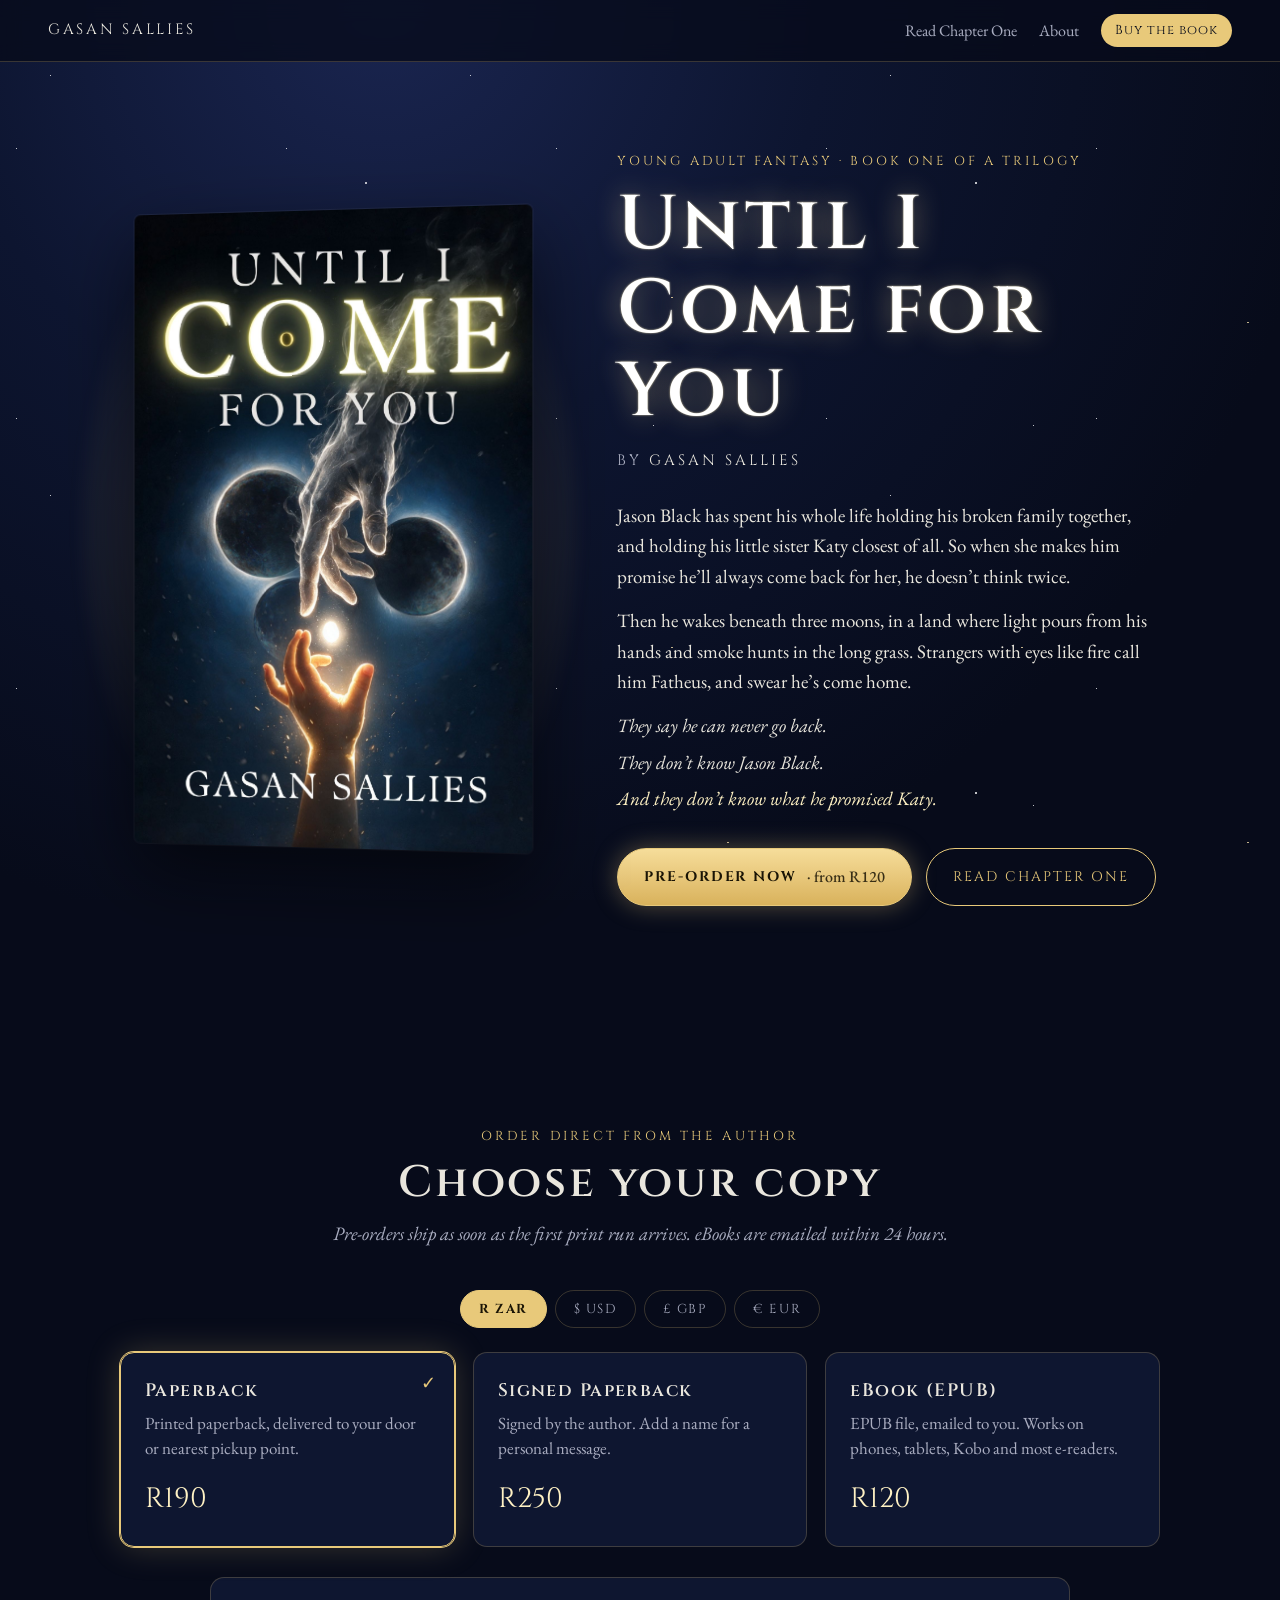
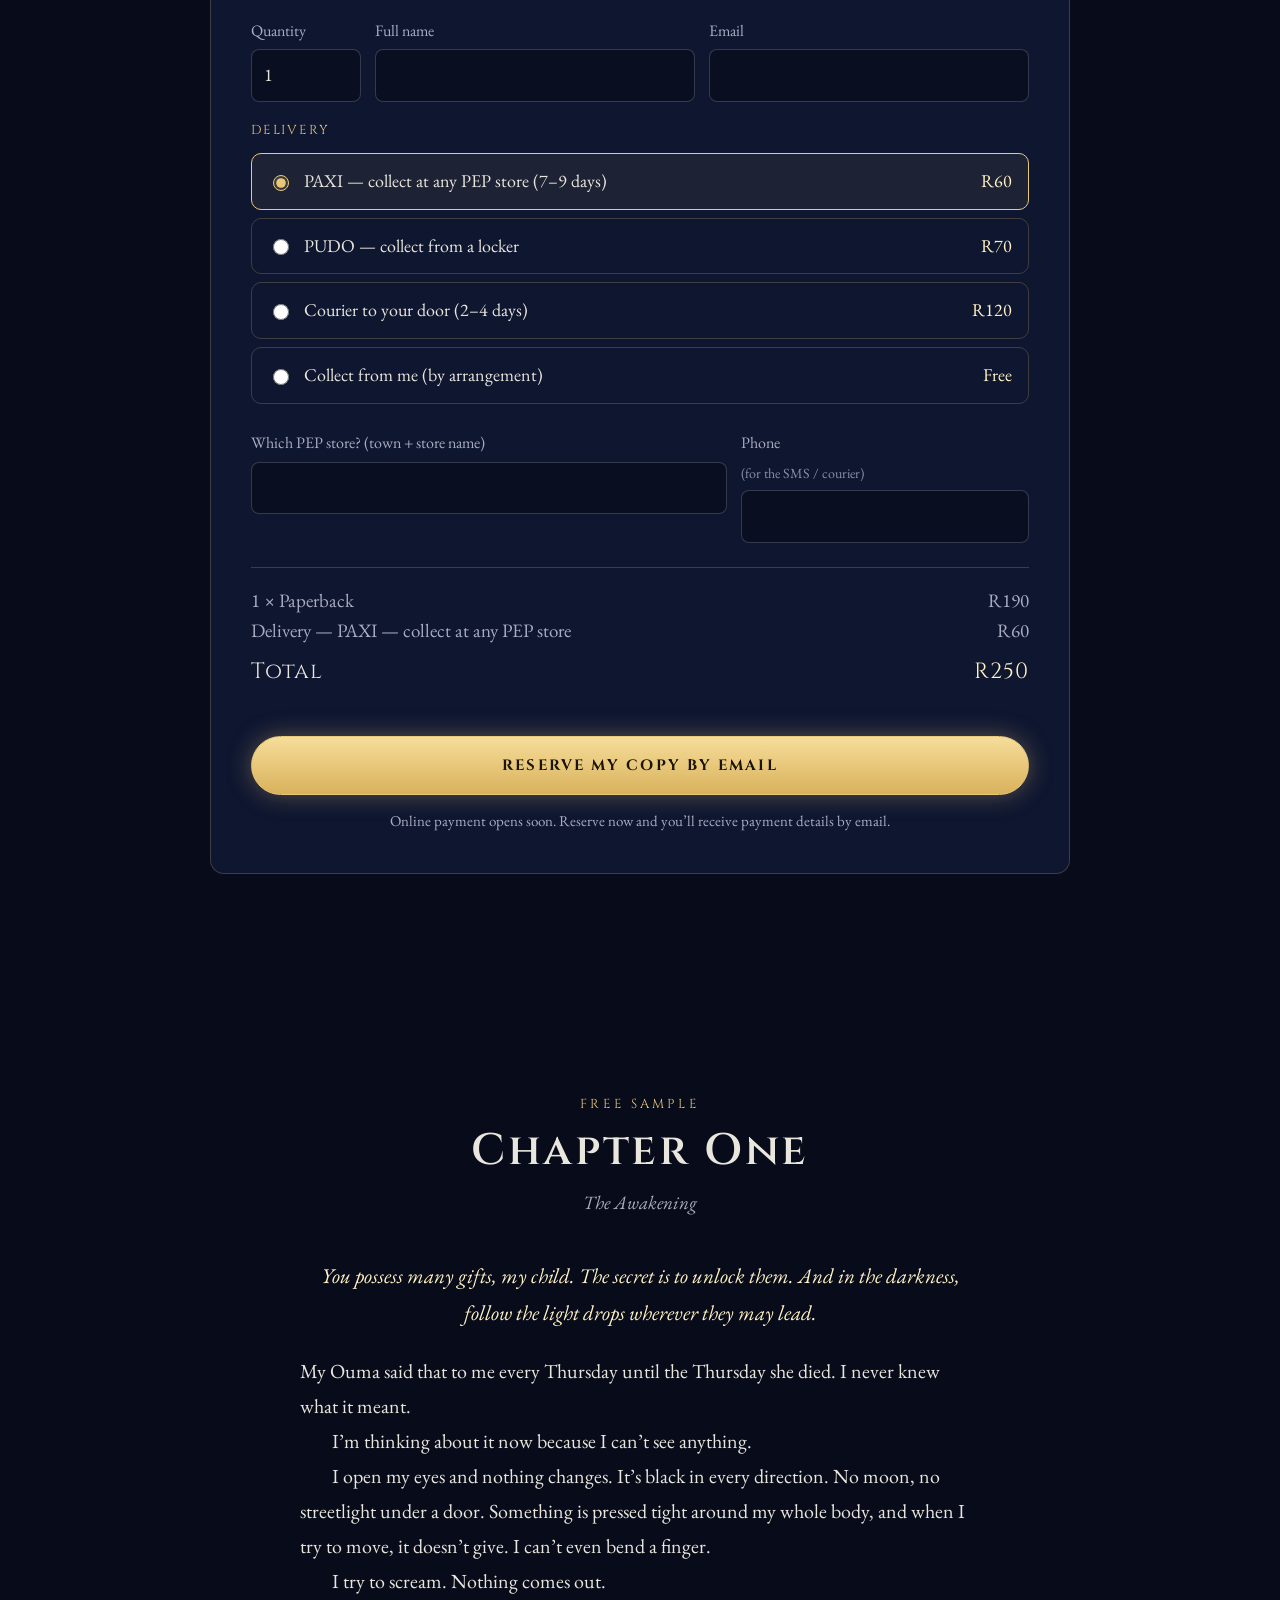
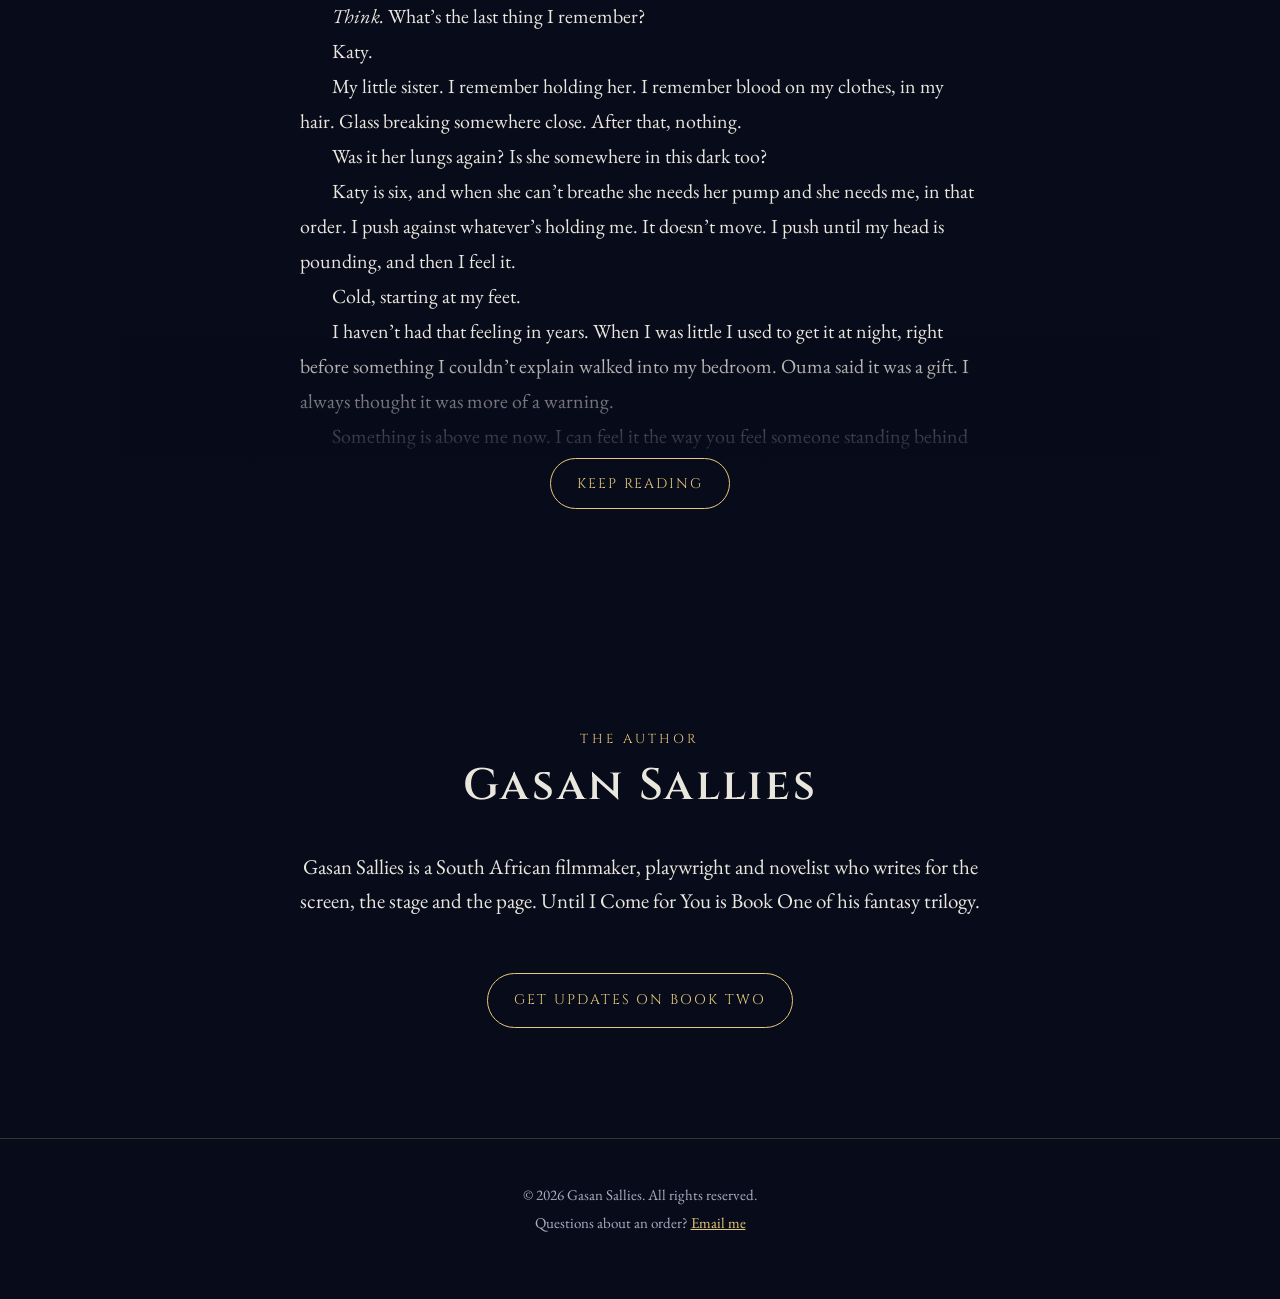
<file: index.html>
<!doctype html>
<html lang="en">
<head>
<meta charset="utf-8">
<meta name="viewport" content="width=device-width, initial-scale=1">
<title>Until I Come for You · Gasan Sallies</title>
<meta name="description" content="Until I Come for You, a YA fantasy novel by Gasan Sallies. Book One of a trilogy. Order your copy direct from the author.">
<meta property="og:title" content="Until I Come for You · Gasan Sallies">
<meta property="og:description" content="He promised he'd always come back for her. Then he woke beneath three moons. Order direct from the author.">
<meta property="og:image" content="images/cover.jpg">
<meta property="og:type" content="book">
<link rel="icon" href="images/cover.jpg">
<link rel="preconnect" href="https://fonts.googleapis.com">
<link rel="preconnect" href="https://fonts.gstatic.com" crossorigin>
<link href="https://fonts.googleapis.com/css2?family=Cinzel:wght@400;600;700&family=EB+Garamond:ital,wght@0,400;0,500;1,400&display=swap" rel="stylesheet">
<link rel="stylesheet" href="style.css">
</head>
<body>
<div class="sky" aria-hidden="true"></div>

<header class="nav">
  <a class="brand" href="#top" data-text="author">Gasan Sallies</a>
  <nav>
    <a href="#read">Read Chapter One</a>
    <a href="#about">About</a>
    <a class="nav-buy" href="#buy">Buy the book</a>
  </nav>
</header>

<main id="top">
  <!-- HERO -->
  <section class="hero">
    <div class="cover-wrap">
      <div class="moon-ring" aria-hidden="true"></div>
      <img class="cover" data-cover src="images/cover.jpg" alt="Cover of Until I Come for You by Gasan Sallies">
    </div>
    <div class="hero-text">
      <p class="eyebrow"><span data-text="genre"></span> · <span data-text="series"></span></p>
      <h1 data-text="title">Until I Come for You</h1>
      <p class="byline">by <span data-text="author"></span></p>
      <div class="blurb" data-blurb></div>
      <div class="hero-cta">
        <a class="btn btn-gold" href="#buy"><span data-text="status">Pre-order now</span> <span class="from" data-from></span></a>
        <a class="btn btn-ghost" href="#read">Read Chapter One</a>
      </div>
    </div>
  </section>

  <!-- PRAISE (hidden if empty) -->
  <section class="praise" data-praise hidden></section>

  <!-- BUY -->
  <section class="buy" id="buy">
    <div class="section-head">
      <p class="eyebrow">Order direct from the author</p>
      <h2>Choose your copy</h2>
      <p class="note" data-text="shippingNote"></p>
    </div>

    <div class="currency" data-currency role="radiogroup" aria-label="Currency"></div>

    <div class="formats" data-formats role="radiogroup" aria-label="Book format"></div>

    <form class="order" data-order novalidate>
      <div class="amazon-box" data-amazon hidden>
        <p>Outside South Africa, this edition is printed and shipped by Amazon, which is faster and cheaper for you.</p>
        <a class="btn btn-gold" data-amazon-link href="#" target="_blank" rel="noopener">Buy on Amazon</a>
      </div>

      <div data-direct>
      <div class="row">
        <label class="field qty">Quantity
          <input type="number" name="qty" min="1" max="20" value="1" inputmode="numeric">
        </label>
        <label class="field">Full name
          <input type="text" name="name" autocomplete="name" required>
        </label>
        <label class="field">Email
          <input type="email" name="email" autocomplete="email" required>
        </label>
      </div>

      <div data-inscription hidden>
        <label class="field">Who should the book be signed for? <small>(optional)</small>
          <input type="text" name="inscription" maxlength="80" placeholder="e.g. For Amina">
        </label>
      </div>

      <fieldset class="choices" data-delivery hidden>
        <legend>Delivery</legend>
        <div data-delivery-list></div>
      </fieldset>

      <div data-pickup hidden>
        <div class="row">
          <label class="field wide"><span data-pickup-label>Pickup point</span>
            <input type="text" name="pickup">
          </label>
          <label class="field">Phone <small>(for the SMS / courier)</small>
            <input type="tel" name="phone2" autocomplete="tel">
          </label>
        </div>
      </div>

      <div data-address hidden>
        <div class="row">
          <label class="field">Phone <small>(for the courier)</small>
            <input type="tel" name="phone" autocomplete="tel">
          </label>
          <label class="field wide">Street address
            <input type="text" name="street" autocomplete="street-address">
          </label>
        </div>
        <div class="row">
          <label class="field">Suburb
            <input type="text" name="suburb">
          </label>
          <label class="field">City
            <input type="text" name="city" autocomplete="address-level2">
          </label>
          <label class="field">Postal code
            <input type="text" name="postal" autocomplete="postal-code" inputmode="numeric">
          </label>
        </div>
      </div>
      <p class="hint" data-intl-hint hidden>PayPal will ask for your delivery address at checkout.</p>

      <div class="summary" data-summary></div>
      <p class="error" data-error role="alert"></p>

      <button class="btn btn-gold btn-pay" type="submit" data-pay>Continue to payment</button>
      <p class="secure" data-secure></p>
      </div>
    </form>
  </section>

  <!-- CHAPTER ONE -->
  <section class="read" id="read">
    <div class="section-head">
      <p class="eyebrow">Free sample</p>
      <h2>Chapter One</h2>
      <p class="chapter-sub">The Awakening</p>
    </div>
    <article class="chapter" data-chapter>
      <!-- CHAPTER-ONE-START -->
<p class="epigraph"><em>You possess many gifts, my child. The secret is to unlock them. And in the darkness, follow the light drops wherever they may lead.</em></p>
<p>My Ouma said that to me every Thursday until the Thursday she died. I never knew what it meant.</p>
<p>I’m thinking about it now because I can’t see anything.</p>
<p>I open my eyes and nothing changes. It’s black in every direction. No moon, no streetlight under a door. Something is pressed tight around my whole body, and when I try to move, it doesn’t give. I can’t even bend a finger.</p>
<p>I try to scream. Nothing comes out.</p>
<p><em>Think.</em> What’s the last thing I remember?</p>
<p>Katy.</p>
<p>My little sister. I remember holding her. I remember blood on my clothes, in my hair. Glass breaking somewhere close. After that, nothing.</p>
<p>Was it her lungs again? Is she somewhere in this dark too?</p>
<p>Katy is six, and when she can’t breathe she needs her pump and she needs me, in that order. I push against whatever’s holding me. It doesn’t move. I push until my head is pounding, and then I feel it.</p>
<p>Cold, starting at my feet.</p>
<p>I haven’t had that feeling in years. When I was little I used to get it at night, right before something I couldn’t explain walked into my bedroom. Ouma said it was a gift. I always thought it was more of a warning.</p>
<p>Something is above me now. I can feel it the way you feel someone standing behind your chair. The ground shakes. Wind comes in from somewhere.</p>
<p>“Fatheus.”</p>
<p>Pain cracks down my back. A strip of grey light opens above my face. I’m inside something, some kind of cocoon, and someone’s tearing it open.</p>
<p>A shape pours through the gap. Black smoke with a face in it.</p>
<p>It grabs my throat.</p>
<p>Its eyes are red. Its breath smells like a fire somebody put out with dirt.</p>
<p>“Fatheus,” it says. “You have something that was never meant for you. I’ll have it back. Sooner than you think.”</p>
<p>I want to tell it that it’s got the wrong person, that my name is Jason and I need to find my sister. Its fingers are closing and I can’t get any air.</p>
<p>It pulls my face close and breathes into my mouth.</p>
<p>Smoke goes down my throat before I can stop it, thick and warm, and my head goes fuzzy. Something in my blood turns over, making room.</p>
<p><em>BANG.</em></p>
<p>Light explodes beside us. The smoke-thing shrieks and blows apart. My body drops. Through the blur I see the smoke pull itself back together and go for someone I can’t see.</p>
<p><em>BANG.</em></p>
<p>Gone again.</p>
<p>A second shape comes towards me. This one looks like a person. That’s all I get before the dark closes back over my eyes.</p>
<p class="break">✦ ✦ ✦</p>
<p>I know this afternoon. It happened three weeks ago, and I’m living it again, the way you do in dreams.</p>
<p>It’s drizzling outside Katy’s school. She comes running at me in her yellow raincoat, the one that’s two sizes too big because Mom says she’ll grow into it. Her hand finds mine without looking.</p>
<p>We walk. She stares up at me, grinning.</p>
<p>“No,” I say.</p>
<p>“I didn’t say anything.”</p>
<p>“You’re going to ask about the park.”</p>
<p>“I was going to ask about sharks,” she says. “Did you know a shark can smell one drop of blood in a whole swimming pool?”</p>
<p>“I did not know that.”</p>
<p>“Well, they can.” A few steps. “And the park.”</p>
<p>The park is halfway home. I usually let her play for ten minutes before we go in. Not in the rain, though, and not with her chest. Mom would kill me, and then she’d kill me again for good measure.</p>
<p>“It’s wet, Katy. Everything’s slippery.”</p>
<p>“Ag, it’s drizzling. That’s not raining. That’s just air that’s trying.”</p>
<p>“That doesn’t even make sense.”</p>
<p>“Five minutes.” She stops at the gate and gives me the face. Big eyes, bottom lip. She learned it from a cat video and she has never once lost with it.</p>
<p>“Five minutes,” I say. “And you stay off the high bars.”</p>
<p>She’s gone before I finish, school bag dropped straight in a puddle. I pick it up and try to wipe the mud off with my sleeve, which only spreads it around.</p>
<p>My phone buzzes. Mom.</p>
<p>“Where are you?”</p>
<p>“Almost home.”</p>
<p>“What’s taking so long? Ag, Jason, it’s raining—”</p>
<p>“Drizzling,” I say, and hang up before she can tell me what drizzling does to Katy’s lungs.</p>
<p>When I look up, the jungle gym is empty.</p>
<p>“Katy?”</p>
<p>I find her behind the slide, bent over, hands on her knees. The sound she’s making isn’t breathing. It’s a whistle.</p>
<p>I’m already unzipping her bag. I drop to my knees in the wet sand and put the pump to her mouth.</p>
<p>“Breathe. Come on.”</p>
<p>She pulls in the spray and grabs my jacket in both fists.</p>
<p>“One more.”</p>
<p>The second one opens her up. I can feel it through my hands on her back, the knot under her ribs letting go. I rub slow circles between her shoulder blades until she stops shaking.</p>
<p>“You weren’t on the high bars,” I say.</p>
<p>“I was holding my breath,” she says into my jacket. “Under the slide. I wanted to see if I could do a whole minute. For when I learn to swim.”</p>
<p>I don’t say anything for a second, because if I do I’ll shout.</p>
<p>“You can’t do that. Not with your chest. Never.”</p>
<p>“Everybody else can.”</p>
<p>“You’re not everybody else.”</p>
<p>She pulls back and looks at me, and the look isn’t six years old at all.</p>
<p>“I know,” she says. “That’s the problem.”</p>
<p>I pick her up and carry her home, even though she’s too big for it and she tells me so the whole way.</p>
<p class="break">✦ ✦ ✦</p>
<p>“Katy!”</p>
<p>I sit up gasping.</p>
<p>Grass. I’m lying in grass, wet with something that isn’t quite dew. I’m naked. The sky is pale and there’s no sun in it, and the field goes on until it stops being a field and is just distance.</p>
<p>The cocoon is gone. So is the smoke-thing.</p>
<p>When I stand up, I see the cord.</p>
<p>A black tube comes out of my belly button. It runs across the grass and goes into the ground a few metres away. I grab it and pull. It isn’t stuck on. It’s growing out of me.</p>
<p>The ground shakes. The cord starts sliding into the earth, dragging me with it, and then it rips out of me.</p>
<p>I slap my hand over my stomach. Under my palm, the skin closes. When I look, there’s nothing there at all.</p>
<p>“Okay,” I say to nobody. “Okay. Sure.”</p>
<p>There are clothes folded on the grass a few steps away. Black trousers and a black top, each with one red stripe down the right side, and plain black shoes with no laces. The fabric is cool and weirdly smooth. I put them on because I don’t have a better idea.</p>
<p>“Fatheus.”</p>
<p>I spin around.</p>
<p>A girl is standing behind me. My age, maybe. Long black hair, really pale skin. She’s dressed like me.</p>
<p>Her eyes are gold. Actually gold, lit from inside, like a flame behind glass.</p>
<p>“My name’s Jason,” I say. “Where’s my sister?”</p>
<p>“You need not worry,” she says. “Everything you want to know will reveal itself. You only need patience.”</p>
<p>“I don’t have patience. I have a six-year-old with asthma who couldn’t breathe the last time I saw her.”</p>
<p>The girl doesn’t answer. She walks past me.</p>
<p>I grab her arm, and she flinches.</p>
<p>There’s a hole burned in her sleeve. The skin underneath is black, the same black as the smoke. She’s the one who fought it off me.</p>
<p>I let go.</p>
<p>“Sorry,” I say. “Thank you. For back there.”</p>
<p>Something moves across her face, too fast to read. She covers the burn with her hand and keeps walking, and I follow her, because the other choice is standing alone in a field that doesn’t end.</p>
<p>“What was that thing?”</p>
<p>“Something that eats light,” she says. “It shouldn’t have found you this fast.”</p>
<p>“I don’t have any light.”</p>
<p>She doesn’t answer that.</p>
<p>“It kept calling me Fatheus. I’m not him.”</p>
<p>She stops so suddenly I nearly walk into her. She turns, and her gold eyes are an inch from mine.</p>
<p>“Do you have any idea,” she says quietly, “how much harder you’ve just made everything?”</p>
<p>Then she looks away. I don’t think it’s me she’s angry at. Or not only me.</p>
<p>“We have to go in,” she says. “We’re here.”</p>
<p>“Here” is more grass.</p>
<p>“Your eyes aren’t open yet,” she says. “Close them. Then open them properly. The way you did when you were small.”</p>
<p>I don’t ask how she knows about when I was small. I close my eyes.</p>
<p>I think about Katy, because that’s where my head always goes. Katy under the slide. Katy in her raincoat. Then the picture changes on its own. Katy running and crying my name. A long road at night. Katy on the tar. Me next to her, covered in blood.</p>
<p>That isn’t my thought. It came from somewhere else, like a hand on the back of my head, pushing.</p>
<p>I open my eyes, and a black leaf drifts down and lands in my palm.</p>
<p>It’s shaped like a normal leaf, stem and veins and the little saw-teeth along the edge, except it’s black all the way through. The breeze lifts it off my hand and it comes apart into ash.</p>
<p>“Better,” the girl says.</p>
<p>I look up.</p>
<p>There’s a tree. It wasn’t there a second ago. It’s so tall that clouds catch in its branches, and every leaf on it is black. The girl walks to its trunk and lays her right hand flat against it.</p>
<p>The bark moves. Plates of it slide over each other and pull apart into a doorway. Black marble steps push up out of the ground beneath it, one at a time.</p>
<p>She goes in. I go after her.</p>
<p class="break">✦ ✦ ✦</p>
<p>Inside, it’s dark until she lifts her hand.</p>
<p>A speck of blue light sits in her palm. It floats up and bursts into a thousand pieces that drift off and settle into torches, one after another, down both sides of a black staircase so long I can’t see the bottom.</p>
<p>We go down. At the bottom she presses her hand to a blank wall, and an archway opens in it, and we walk into a room so big it makes my chest feel small.</p>
<p>It’s round. The floor is black marble with a red symbol cut into the middle: an upside-down half-moon, and inside it three circles, a white one and a black one side by side and a grey one above them, joined by thin red lines. A single chair stands in the centre.</p>
<p>And the walls are books.</p>
<p>I mean that. There aren’t walls with books on them. The shelves curve all the way round and climb until I lose them in the dark. Millions of books, maybe more. Every spine black, every spine stamped with the same red symbol.</p>
<p>“Wait here,” the girl says. “Don’t touch anything.”</p>
<p>She puts her hand on the far shelves, and a gap opens, and she goes through it, and it closes behind her.</p>
<p>I last about ten seconds.</p>
<p>I pull a book off the nearest shelf. Black cover, the symbol, nothing else. I open it, and dizziness hits me like I’ve stood up too fast.</p>
<p>The first page is black. On the second, in silver letters, there’s a name.</p>
<p>Emily Stone.</p>
<p>Under it, a year. 1976. Next to it, where another year should be, there’s nothing. But it’s a weird kind of nothing, like a window with the curtain drawn. When I try to look at it straight, my eyes slide off.</p>
<p>A name. The year she was born.</p>
<p>And the other year, already there behind the curtain. Just not for me.</p>
<p>I look up at the shelves going up forever.</p>
<p>Somewhere in here there’s a book that says Katy Black.</p>
<p>I put Emily Stone back and pull out the next one. Thabo Nkosi, 2011. The next. Aiko Tanaka, 1958. My head is pounding. Every book I open, the dizziness gets worse, like they’re taking something out of me in exchange. I go along the shelf anyway. Marcus. Linh. Pieter. Fatima. My nose is wet. I wipe it and my hand comes away red.</p>
<p>Black, Black, Katy Black—</p>
<p>A drop of blood falls on a page. Then another. When I blink, everything’s red, and I reach for the next book.</p>
<p>“No!”</p>
<p>I hit the floor on my back, hard, and the book skids away across the marble. The girl’s face is over mine. She’s holding my cheeks in both hands, her fingers white against my skin.</p>
<p>“Fatheus. Look at me.”</p>
<p>I can feel my body getting further away, like a balloon somebody’s let go of.</p>
<p>“Jason,” she says. “Jason.”</p>
<p>My name. Something in me holds on to it.</p>
<p>“You were looking for her book,” she says.</p>
<p>I want to say yes. My mouth won’t work.</p>
<p>“Then you’ll have to stay alive to find out why you can’t,” she says.</p>
<p>The last thing I see is gold.</p>
      <!-- CHAPTER-ONE-END -->
    </article>
    <div class="chapter-fade" data-chapter-fade>
      <button class="btn btn-ghost" type="button" data-keep-reading>Keep reading</button>
    </div>
    <div class="chapter-end" data-chapter-end hidden>
      <p>Want to know what happens to Jason?</p>
      <a class="btn btn-gold" href="#buy">Get the book</a>
    </div>
  </section>

  <!-- ABOUT -->
  <section class="about" id="about">
    <div class="section-head">
      <p class="eyebrow">The author</p>
      <h2 data-text="author">Gasan Sallies</h2>
    </div>
    <p class="about-text" data-text="aboutAuthor"></p>
    <div class="links" data-links></div>
    <a class="btn btn-ghost" data-mailing href="#">Get updates on Book Two</a>
  </section>
</main>

<footer class="foot">
  <p>© <span data-year></span> <span data-text="author"></span>. All rights reserved.</p>
  <p>Questions about an order? <a data-contact href="#">Email me</a></p>
</footer>

<script src="settings.js"></script>
<script src="app.js"></script>
</body>
</html>
</file>
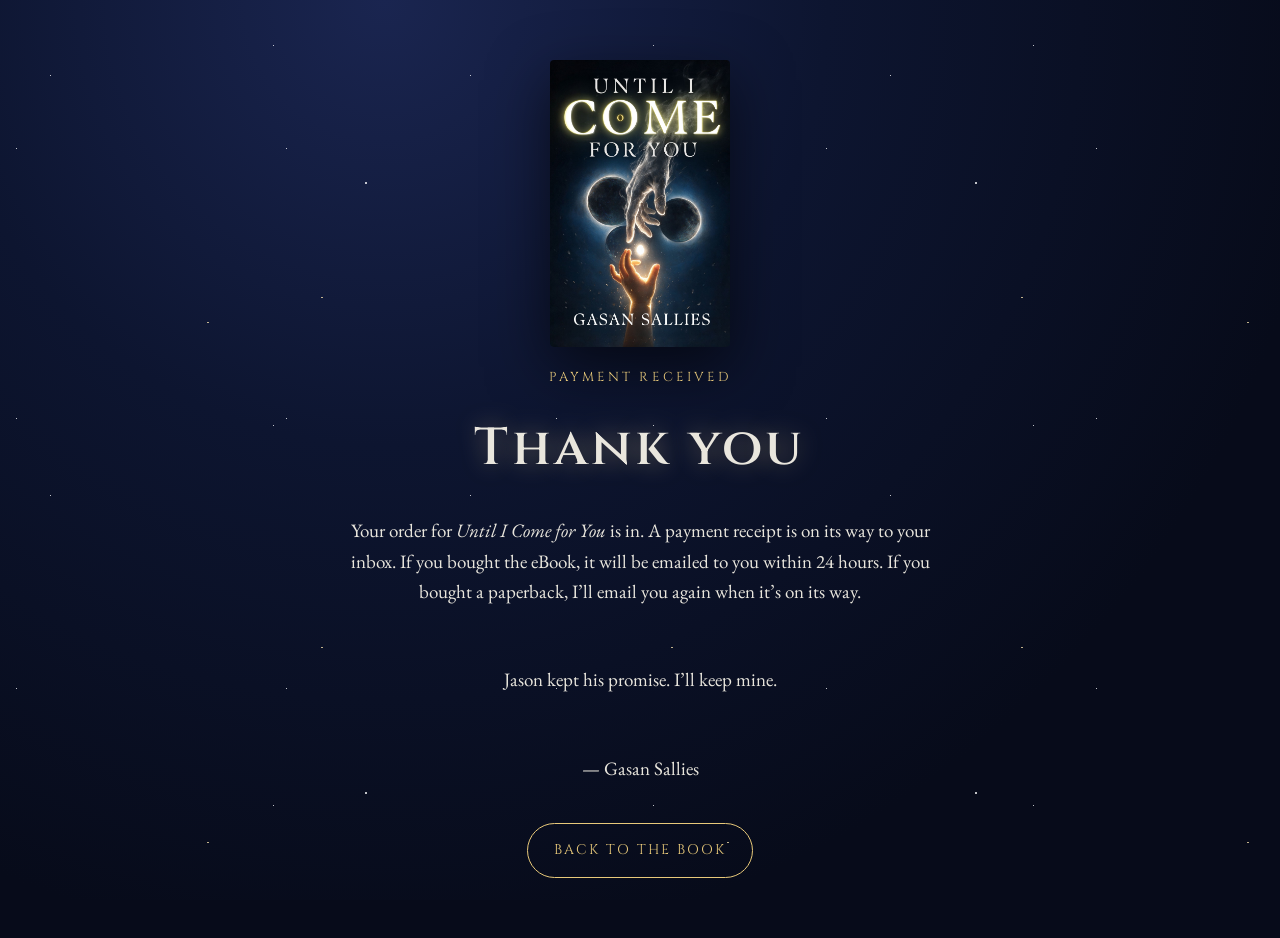
<file: thanks.html>
<!doctype html>
<html lang="en">
<head>
<meta charset="utf-8">
<meta name="viewport" content="width=device-width, initial-scale=1">
<title>Thank you · Until I Come for You</title>
<meta name="robots" content="noindex">
<link rel="icon" href="images/cover.jpg">
<link rel="preconnect" href="https://fonts.googleapis.com">
<link rel="preconnect" href="https://fonts.gstatic.com" crossorigin>
<link href="https://fonts.googleapis.com/css2?family=Cinzel:wght@400;600;700&family=EB+Garamond:ital,wght@0,400;0,500;1,400&display=swap" rel="stylesheet">
<link rel="stylesheet" href="style.css">
</head>
<body>
<div class="sky" aria-hidden="true"></div>
<main class="thanks">
  <img data-cover src="images/cover.jpg" alt="Cover of Until I Come for You">
  <p class="eyebrow">Payment received</p>
  <h1>Thank you</h1>
  <p>Your order for <em data-text="title">Until I Come for You</em> is in. A payment receipt is on its way to your inbox. If you bought the eBook, it will be emailed to you within 24 hours. If you bought a paperback, I’ll email you again when it’s on its way.</p>
  <p>Jason kept his promise. I’ll keep mine.</p>
  <p>— <span data-text="author">Gasan Sallies</span></p>
  <a class="btn btn-ghost" href="index.html">Back to the book</a>
</main>
<script src="settings.js"></script>
<script>
  (function(){var S=typeof SITE!=="undefined"?SITE:{};
  document.querySelectorAll("[data-text]").forEach(function(el){var v=S[el.getAttribute("data-text")];if(v)el.textContent=v;});
  document.querySelectorAll("[data-cover]").forEach(function(i){if(S.coverImage)i.src=S.coverImage;});})();
</script>
</body>
</html>
</file>
<file: style.css>
:root{
  --night:#070b1a;
  --navy:#0d1530;
  --panel:rgba(18,27,58,.72);
  --line:rgba(232,201,122,.22);
  --gold:#e8c97a;
  --gold-hot:#fff2c4;
  --ember:#f0a64a;
  --text:#e9e6dd;
  --muted:#a9adc0;
  --error:#ff8f7a;
  --radius:14px;
  --display:"Cinzel", "Trajan Pro", Georgia, serif;
  --body:"EB Garamond", Georgia, "Times New Roman", serif;
}
*{box-sizing:border-box}
html{scroll-behavior:smooth}
body{
  margin:0;min-height:100vh;color:var(--text);font-family:var(--body);font-size:19px;line-height:1.6;
  background:radial-gradient(ellipse at 30% 0%, #1a2550 0%, var(--navy) 35%, var(--night) 75%) fixed, var(--night);
  -webkit-font-smoothing:antialiased;overflow-x:hidden;
}
img{max-width:100%;display:block}
a{color:var(--gold)}
[hidden]{display:none!important}

/* starfield */
.sky{position:fixed;inset:0;pointer-events:none;z-index:-1;opacity:.75;
  background-image:
    radial-gradient(1px 1px at 12% 18%, #fff 50%, transparent 51%),
    radial-gradient(1px 1px at 72% 12%, #fff 50%, transparent 51%),
    radial-gradient(1.5px 1.5px at 40% 62%, #ffe9b0 50%, transparent 51%),
    radial-gradient(1px 1px at 85% 48%, #fff 50%, transparent 51%),
    radial-gradient(1px 1px at 25% 82%, #cfd8ff 50%, transparent 51%),
    radial-gradient(1.5px 1.5px at 60% 30%, #fff 50%, transparent 51%),
    radial-gradient(1px 1px at 92% 85%, #ffe9b0 50%, transparent 51%),
    radial-gradient(1px 1px at 6% 55%, #fff 50%, transparent 51%);
  background-size:420px 420px, 380px 380px, 520px 520px, 300px 300px, 460px 460px, 610px 610px, 350px 350px, 270px 270px;
  animation:twinkle 9s ease-in-out infinite alternate;
}
@keyframes twinkle{to{opacity:.4}}

/* nav */
.nav{position:sticky;top:0;z-index:10;display:flex;align-items:center;justify-content:space-between;gap:16px;
  padding:14px clamp(16px,4vw,48px);background:rgba(7,11,26,.78);backdrop-filter:blur(10px);border-bottom:1px solid var(--line)}
.brand{font-family:var(--display);letter-spacing:.18em;text-transform:uppercase;text-decoration:none;color:var(--text);font-size:15px;white-space:nowrap}
.nav nav{display:flex;gap:22px;align-items:center}
.nav nav a{color:var(--muted);text-decoration:none;font-size:16px}
.nav nav a:hover{color:var(--gold-hot)}
.nav .nav-buy{color:var(--night)!important;background:var(--gold);padding:6px 14px;border-radius:999px;font-family:var(--display);font-size:13px;letter-spacing:.08em}
@media (max-width:640px){.nav nav a:not(.nav-buy){display:none}}

main{max-width:1120px;margin:0 auto;padding:0 clamp(16px,4vw,40px)}
section{padding:clamp(56px,9vw,110px) 0}

.eyebrow{font-family:var(--display);font-size:13px;letter-spacing:.24em;text-transform:uppercase;color:var(--gold);margin:0 0 12px}
h1,h2{font-family:var(--display);font-weight:600;letter-spacing:.06em;margin:0;line-height:1.1}
h2{font-size:clamp(30px,4.5vw,44px)}

/* hero */
.hero{display:grid;grid-template-columns:minmax(260px,420px) 1fr;gap:clamp(36px,6vw,80px);align-items:center;padding-top:clamp(40px,7vw,90px)}
.cover-wrap{position:relative;justify-self:center;width:100%;max-width:400px}
.cover{position:relative;width:100%;border-radius:6px;box-shadow:0 30px 80px rgba(0,0,0,.6),0 0 0 1px rgba(255,255,255,.06);transform:perspective(1200px) rotateY(-6deg);transition:transform .6s ease}
.cover:hover{transform:perspective(1200px) rotateY(0)}
.moon-ring{position:absolute;inset:-12%;border-radius:50%;background:radial-gradient(circle, rgba(255,226,150,.28) 0%, rgba(255,226,150,.08) 40%, transparent 68%);filter:blur(8px);animation:breathe 6s ease-in-out infinite}
@keyframes breathe{50%{opacity:.6;transform:scale(1.04)}}
.hero h1{font-size:clamp(40px,6.4vw,76px);color:#fff;text-shadow:0 0 28px rgba(255,226,150,.45),0 0 2px rgba(255,242,196,.9)}
.byline{font-family:var(--display);letter-spacing:.2em;text-transform:uppercase;color:var(--muted);font-size:15px;margin:14px 0 28px}
.byline span{color:var(--text)}
.blurb p{margin:0 0 14px}
.blurb p:nth-child(n+3){font-style:italic;margin-bottom:6px}
.blurb p:last-child{color:var(--gold-hot);margin-bottom:0}
.hero-cta{display:flex;flex-wrap:wrap;gap:14px;margin-top:34px}
@media (max-width:820px){
  .hero{grid-template-columns:1fr;text-align:center}
  .cover-wrap{max-width:300px}
  .cover{transform:none}
  .hero-cta{justify-content:center}
}

/* buttons */
.btn{display:inline-flex;align-items:center;justify-content:center;gap:10px;font-family:var(--display);font-size:14px;letter-spacing:.14em;text-transform:uppercase;text-decoration:none;
  padding:15px 26px;border-radius:999px;border:1px solid var(--gold);cursor:pointer;transition:transform .15s ease, box-shadow .2s ease, background .2s ease}
.btn-gold{background:linear-gradient(180deg,#f6dd9a,#d9b25c);color:#1a1405;font-weight:700;box-shadow:0 0 24px rgba(232,201,122,.35)}
.btn-gold:hover{box-shadow:0 0 40px rgba(255,226,150,.6);transform:translateY(-1px)}
.btn-ghost{background:transparent;color:var(--gold)}
.btn-ghost:hover{background:rgba(232,201,122,.1)}
.btn[disabled]{opacity:.5;cursor:not-allowed;box-shadow:none;transform:none}
.from{font-family:var(--body);text-transform:none;letter-spacing:0;font-size:16px;font-weight:500;opacity:.85}

/* praise */
.praise{display:grid;gap:22px;grid-template-columns:repeat(auto-fit,minmax(240px,1fr));padding-top:0}
.praise figure{margin:0;padding:24px;border-left:2px solid var(--gold);background:var(--panel);border-radius:0 var(--radius) var(--radius) 0}
.praise blockquote{margin:0;font-style:italic;font-size:20px}
.praise figcaption{margin-top:10px;color:var(--muted);font-family:var(--display);font-size:12px;letter-spacing:.16em;text-transform:uppercase}

/* section heads */
.section-head{text-align:center;margin-bottom:40px}
.note,.chapter-sub{color:var(--muted);margin:12px 0 0;font-style:italic}

/* formats */
.formats{display:grid;gap:18px;grid-template-columns:repeat(auto-fit,minmax(230px,1fr));margin-bottom:30px}
.format{position:relative;text-align:left;background:var(--panel);border:1px solid var(--line);border-radius:var(--radius);padding:24px;color:var(--text);font:inherit;cursor:pointer;transition:border-color .2s, box-shadow .2s, transform .15s}
.format:hover:not([disabled]){border-color:rgba(232,201,122,.6);transform:translateY(-2px)}
.format[aria-checked="true"]{border-color:var(--gold);box-shadow:0 0 0 1px var(--gold),0 0 34px rgba(232,201,122,.22)}
.format[aria-checked="true"]::after{content:"✓";position:absolute;top:16px;right:18px;color:var(--gold);font-size:18px}
.format[disabled]{opacity:.55;cursor:not-allowed}
.format h3{font-family:var(--display);font-size:18px;letter-spacing:.08em;margin:0 0 6px;font-weight:600}
.format p{margin:0 0 16px;color:var(--muted);font-size:17px;line-height:1.45}
.format .price{font-family:var(--display);font-size:28px;color:var(--gold-hot)}
.format .soon{font-family:var(--display);font-size:13px;letter-spacing:.16em;text-transform:uppercase;color:var(--ember)}

/* currency picker */
.currency{display:flex;justify-content:center;flex-wrap:wrap;gap:8px;margin:0 0 24px}
.currency button{font-family:var(--display);font-size:13px;letter-spacing:.12em;color:var(--muted);background:transparent;border:1px solid var(--line);border-radius:999px;padding:9px 18px;cursor:pointer}
.currency button:hover{color:var(--gold-hot);border-color:rgba(232,201,122,.6)}
.currency button[aria-checked="true"]{color:#1a1405;background:var(--gold);border-color:var(--gold);font-weight:700}

/* delivery choices */
.choices{border:0;padding:0;margin:4px 0 18px}
.choices legend{font-family:var(--display);letter-spacing:.14em;text-transform:uppercase;font-size:13px;color:var(--gold);margin-bottom:12px;padding:0}
.choice{display:flex;align-items:center;gap:12px;padding:13px 16px;border:1px solid var(--line);border-radius:10px;cursor:pointer;margin-bottom:8px;font-size:18px}
.choice:has(input:checked){border-color:var(--gold);background:rgba(232,201,122,.07)}
.choice .cost{margin-left:auto;color:var(--gold-hot);white-space:nowrap}
.amazon-box{text-align:center;padding:10px 0}
.amazon-box p{color:var(--muted);font-style:italic;margin:0 0 20px}

/* order form */
.order{background:var(--panel);border:1px solid var(--line);border-radius:var(--radius);padding:clamp(20px,4vw,40px);max-width:860px;margin:0 auto}
.region{border:0;padding:0;margin:0 0 22px;display:flex;flex-wrap:wrap;gap:12px}
.region legend{font-family:var(--display);letter-spacing:.14em;text-transform:uppercase;font-size:13px;color:var(--gold);margin-bottom:12px;padding:0}
.region label{flex:1 1 220px;display:flex;align-items:center;gap:10px;flex-wrap:wrap;padding:14px 16px;border:1px solid var(--line);border-radius:10px;cursor:pointer}
.region label:has(input:checked){border-color:var(--gold);background:rgba(232,201,122,.07)}
.region small{color:var(--muted);width:100%;padding-left:26px;font-size:15px}
input[type=radio]{accent-color:var(--gold);width:16px;height:16px}
.row{display:flex;flex-wrap:wrap;gap:14px}
.field{flex:1 1 200px;display:flex;flex-direction:column;gap:6px;font-size:16px;color:var(--muted);margin-bottom:14px}
.field.qty{flex:0 0 110px}
.field.wide{flex:2 1 300px}
.field small{font-size:14px;opacity:.8}
.field input{font:inherit;font-size:18px;color:var(--text);background:rgba(7,11,26,.6);border:1px solid rgba(169,173,192,.28);border-radius:8px;padding:11px 12px;width:100%}
.field input:focus{outline:none;border-color:var(--gold);box-shadow:0 0 0 3px rgba(232,201,122,.18)}
.field input.bad{border-color:var(--error)}
.hint{color:var(--muted);font-style:italic;margin:0 0 14px}
.summary{border-top:1px solid var(--line);margin-top:10px;padding-top:18px}
.summary .line{display:flex;justify-content:space-between;gap:12px;color:var(--muted)}
.summary .total{color:var(--text);font-family:var(--display);font-size:22px;margin-top:8px;letter-spacing:.04em}
.summary .total span:last-child{color:var(--gold-hot)}
.error{color:var(--error);min-height:1.2em;margin:12px 0}
.btn-pay{width:100%;font-size:15px;padding:18px}
.secure{text-align:center;color:var(--muted);font-size:15px;margin:14px 0 0}
.secure a{color:var(--gold)}

/* chapter */
.chapter{max-width:680px;margin:0 auto;font-size:20px;line-height:1.75;max-height:820px;overflow:hidden;transition:max-height .8s ease}
.chapter.open{max-height:none}
.chapter p{margin:0;text-indent:1.6em}
.chapter p.epigraph{text-indent:0;color:var(--gold-hot);margin-bottom:22px;text-align:center;font-size:21px}
.chapter p.epigraph + p,.chapter p.break + p{text-indent:0}
.chapter p.break{text-indent:0;text-align:center;color:var(--gold);letter-spacing:.6em;margin:26px 0;font-size:14px}
.chapter-fade{position:relative;text-align:center;margin-top:-140px;padding-top:120px;background:linear-gradient(180deg,transparent,var(--night) 75%)}
.chapter-end{text-align:center;margin-top:44px}
.chapter-end p{font-style:italic;font-size:22px;margin:0 0 18px}

/* about */
.about{text-align:center;max-width:720px;margin:0 auto}
.about-text{font-size:21px;margin:0 0 26px}
.links{display:flex;flex-wrap:wrap;justify-content:center;gap:12px;margin-bottom:30px}
.links a{font-family:var(--display);font-size:12px;letter-spacing:.16em;text-transform:uppercase;text-decoration:none;border:1px solid var(--line);padding:9px 16px;border-radius:999px}
.links a:hover{border-color:var(--gold)}

.foot{text-align:center;color:var(--muted);font-size:15px;padding:40px 16px 60px;border-top:1px solid var(--line)}
.foot p{margin:4px 0}

/* thank-you page */
.thanks{min-height:80vh;display:flex;flex-direction:column;align-items:center;justify-content:center;text-align:center;gap:20px;max-width:620px;margin:0 auto;padding:60px 16px}
.thanks img{width:180px;border-radius:4px;box-shadow:0 20px 60px rgba(0,0,0,.6)}
.thanks h1{font-size:clamp(32px,6vw,52px);text-shadow:0 0 24px rgba(255,226,150,.4)}

@media (prefers-reduced-motion:reduce){*{animation:none!important;transition:none!important}html{scroll-behavior:auto}}
</file>
